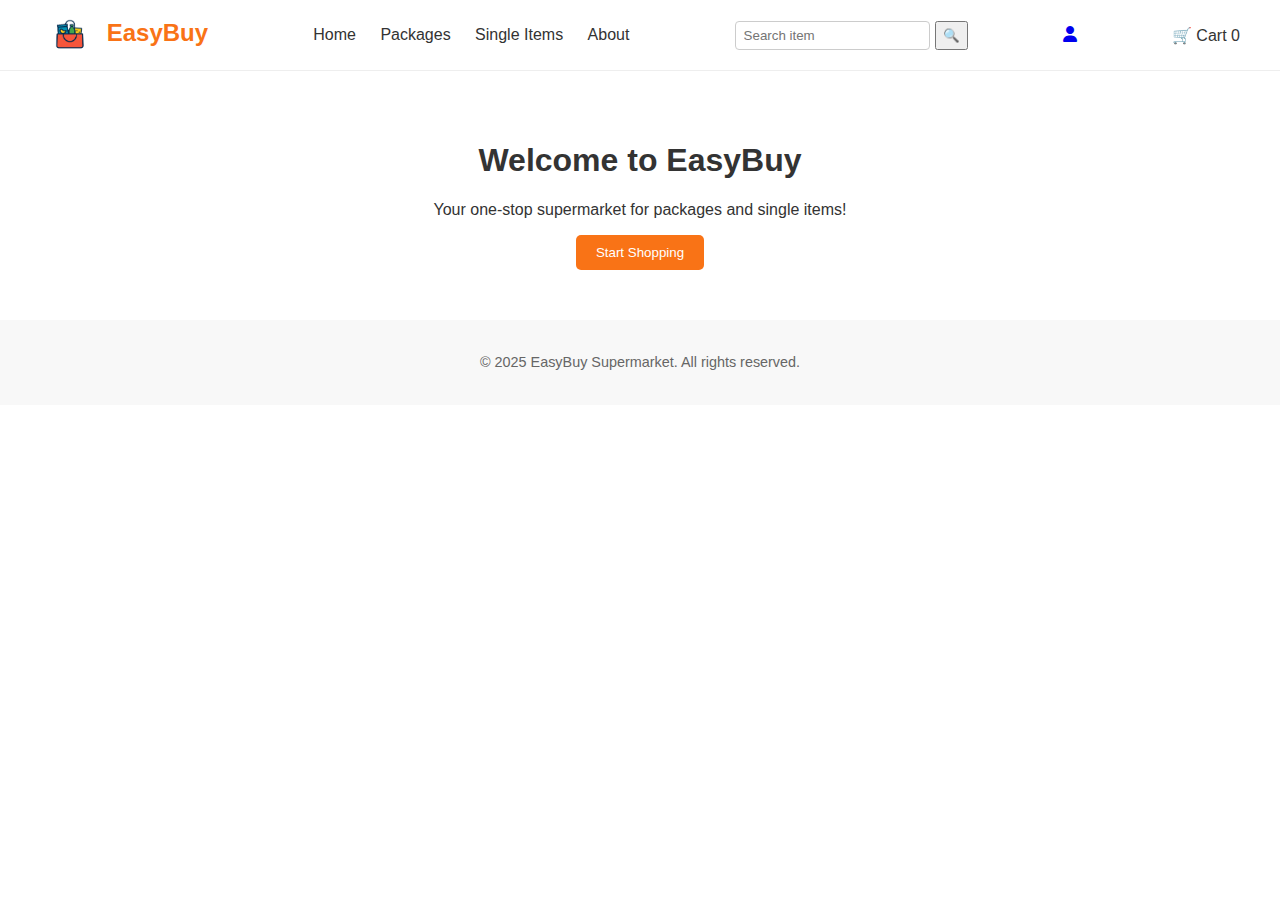
<file: EasyBuy/Frontend/index.html>
<!DOCTYPE html>
<html lang="en">
  <head>
    <meta charset="UTF-8" />
    <meta name="viewport" content="width=device-width, initial-scale=1.0" />
    <title>EasyBuy Supermarket</title>
    <link rel="stylesheet" href="style.css" />

    <!-- Font Awesome for user icon -->
    <link
      rel="stylesheet"
      href="https://cdnjs.cloudflare.com/ajax/libs/font-awesome/6.5.0/css/all.min.css"
    />
  </head>
  <body>
    <header>
      <div class="logo">
        <img
          src="assets/images/EasyBuy.png"
          alt="EasyBuy"
          style="height: 40px; vertical-align: middle"
        />
        <span>EasyBuy</span>
      </div>

      <!-- ✅ Updated Navigation Links -->
      <nav>
        <a href="index.html">Home</a>
        <a href="packages.html">Packages</a>
        <a href="single-items.html">Single Items</a>
        <a href="about.html">About</a>
      </nav>

      <div class="search-bar">
        <input type="text" placeholder="Search item" />
        <button>🔍</button>
      </div>

      <!-- 👤 Account Button -->
      <a href="login.html" class="account-btn">
        <i class="fa fa-user"></i>
      </a>

      <!-- 🛒 Cart Button -->
      <div class="cart-btn">🛒 Cart <span id="cart-count">0</span></div>
    </header>

    <main>
      <section class="welcome">
        <h1>Welcome to EasyBuy</h1>
        <p>Your one-stop supermarket for packages and single items!</p>
        <button class="shop-btn">Start Shopping</button>
      </section>
    </main>

    <footer>
      <p>&copy; 2025 EasyBuy Supermarket. All rights reserved.</p>
    </footer>

    <script src="script.js"></script>
  </body>
</html>
</file>
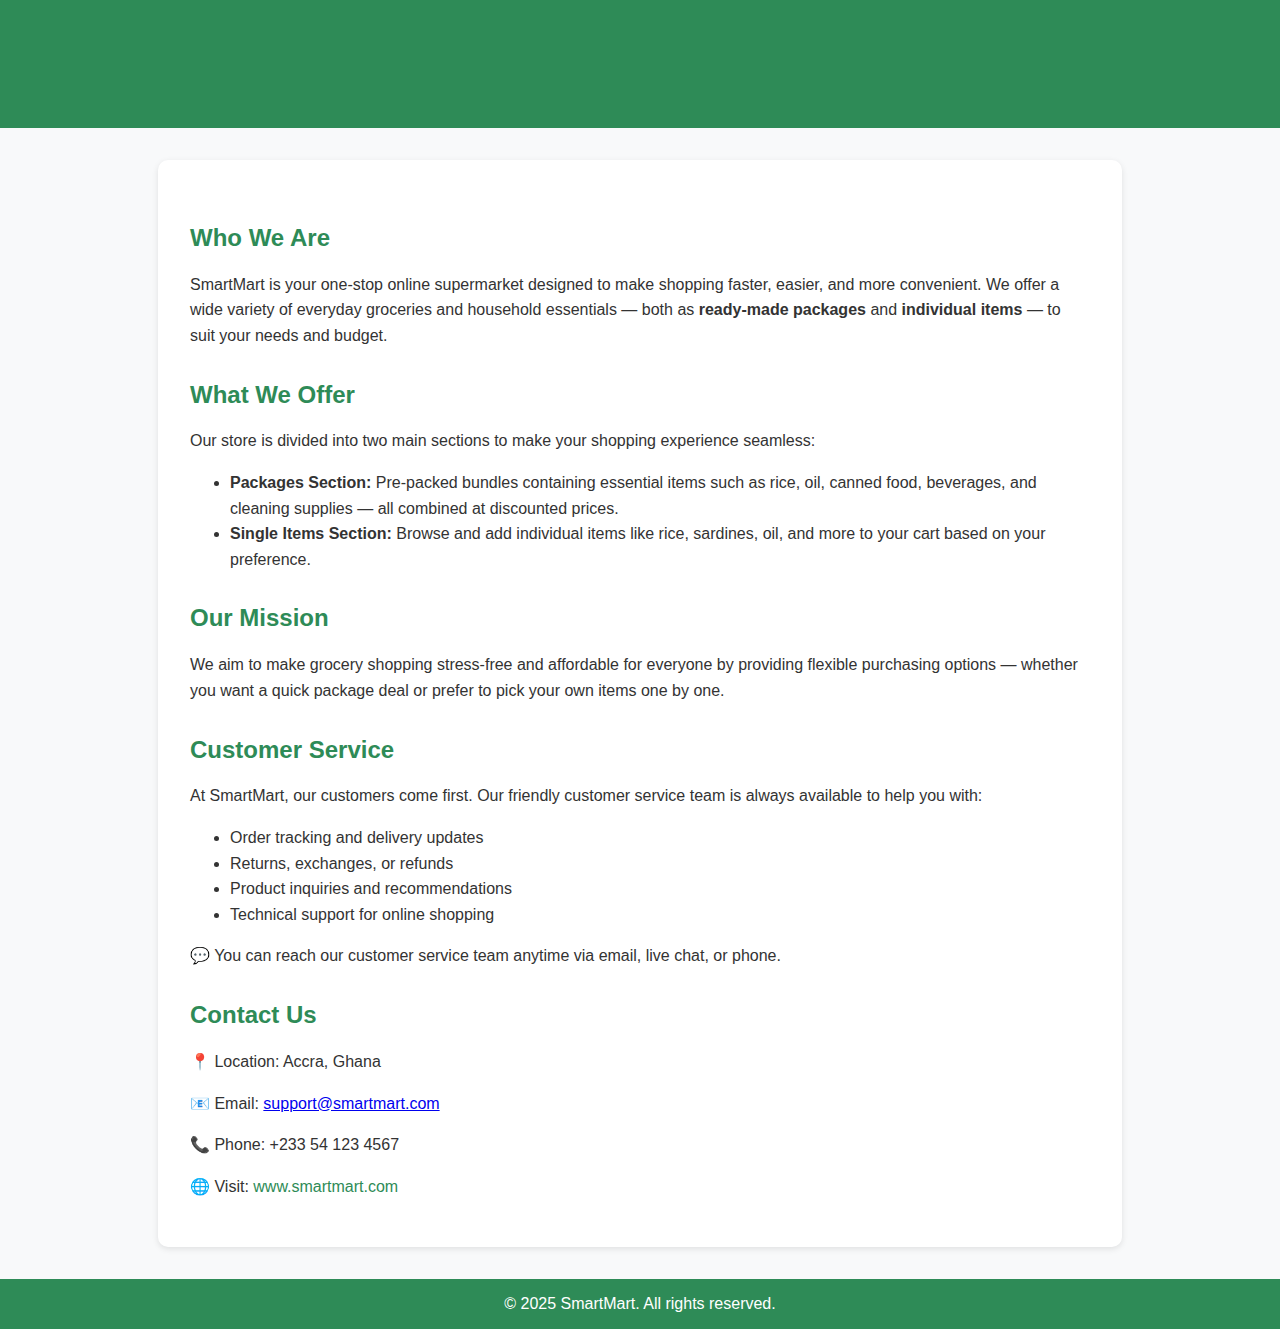
<file: EasyBuy/Frontend/About.html>
<!DOCTYPE html>
<html lang="en">
  <head>
    <meta charset="UTF-8" />
    <meta name="viewport" content="width=device-width, initial-scale=1.0" />
    <title>About - SmartMart</title>
    <style>
      body {
        font-family: "Poppins", sans-serif;
        margin: 0;
        padding: 0;
        background-color: #f8f9fa;
        color: #333;
      }
      header {
        background-color: #2e8b57;
        color: white;
        text-align: center;
        padding: 1.5rem 0;
      }
      main {
        max-width: 900px;
        margin: 2rem auto;
        background: white;
        padding: 2rem;
        border-radius: 10px;
        box-shadow: 0 2px 6px rgba(0, 0, 0, 0.1);
      }
      h1,
      h2 {
        color: #2e8b57;
      }
      p {
        line-height: 1.6;
      }
      ul {
        line-height: 1.6;
      }
      section {
        margin-top: 2rem;
      }
      footer {
        text-align: center;
        background: #2e8b57;
        color: white;
        padding: 1rem;
        margin-top: 2rem;
      }
      .contact-links a {
        color: #2e8b57;
        text-decoration: none;
        font-weight: 500;
      }
      .contact-links a:hover {
        text-decoration: underline;
      }
    </style>
  </head>
  <body>
    <header>
      <h1>About SmartMart</h1>
    </header>

    <main>
      <section>
        <h2>Who We Are</h2>
        <p>
          SmartMart is your one-stop online supermarket designed to make
          shopping faster, easier, and more convenient. We offer a wide variety
          of everyday groceries and household essentials — both as
          <strong>ready-made packages</strong> and
          <strong>individual items</strong> — to suit your needs and budget.
        </p>
      </section>

      <section>
        <h2>What We Offer</h2>
        <p>
          Our store is divided into two main sections to make your shopping
          experience seamless:
        </p>
        <ul>
          <li>
            <strong>Packages Section:</strong> Pre-packed bundles containing
            essential items such as rice, oil, canned food, beverages, and
            cleaning supplies — all combined at discounted prices.
          </li>
          <li>
            <strong>Single Items Section:</strong> Browse and add individual
            items like rice, sardines, oil, and more to your cart based on your
            preference.
          </li>
        </ul>
      </section>

      <section>
        <h2>Our Mission</h2>
        <p>
          We aim to make grocery shopping stress-free and affordable for
          everyone by providing flexible purchasing options — whether you want a
          quick package deal or prefer to pick your own items one by one.
        </p>
      </section>

      <section>
        <h2>Customer Service</h2>
        <p>
          At SmartMart, our customers come first. Our friendly customer service
          team is always available to help you with:
        </p>
        <ul>
          <li>Order tracking and delivery updates</li>
          <li>Returns, exchanges, or refunds</li>
          <li>Product inquiries and recommendations</li>
          <li>Technical support for online shopping</li>
        </ul>
        <p>
          💬 You can reach our customer service team anytime via email, live
          chat, or phone.
        </p>
      </section>

      <section>
        <h2>Contact Us</h2>
        <p>📍 Location: Accra, Ghana</p>
        <p>
          📧 Email:
          <a href="mailto:support@smartmart.com">support@smartmart.com</a>
        </p>
        <p>📞 Phone: +233 54 123 4567</p>
        <p class="contact-links">
          🌐 Visit: <a href="https://www.smartmart.com">www.smartmart.com</a>
        </p>
      </section>
    </main>

    <footer>&copy; 2025 SmartMart. All rights reserved.</footer>
  </body>
</html>
</file>
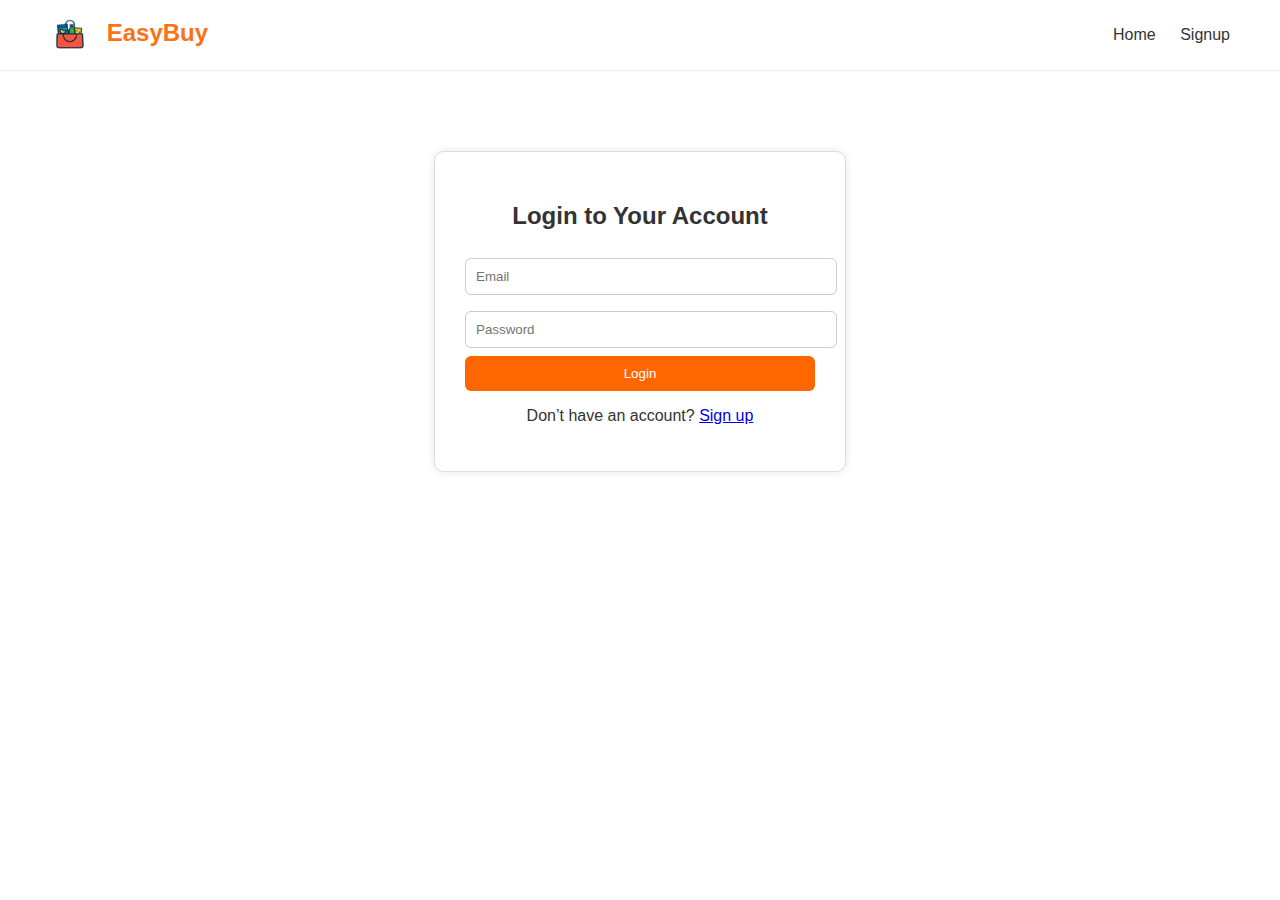
<file: EasyBuy/Frontend/login.html>
<!DOCTYPE html>
<html lang="en">
  <head>
    <meta charset="UTF-8" />
    <meta name="viewport" content="width=device-width, initial-scale=1.0" />
    <title>Login - EasyBuy</title>
    <link rel="stylesheet" href="style.css" />
  </head>
  <body>
    <header>
      <div class="logo">
        <img
          src="assets/images/EasyBuy.png"
          alt="EasyBuy "
          style="height: 40px; vertical-align: middle"
        />
        <span>EasyBuy</span>
      </div>
      <nav>
        <a href="index.html">Home</a>
        <a href="signup.html">Signup</a>
      </nav>
    </header>

    <main class="auth-container">
      <h2>Login to Your Account</h2>
      <form id="loginForm">
        <input type="email" id="loginEmail" placeholder="Email" required />
        <input
          type="password"
          id="loginPassword"
          placeholder="Password"
          required
        />
        <button type="submit">Login</button>
      </form>
      <p>Don’t have an account? <a href="signup.html">Sign up</a></p>
    </main>

    <script src="script.js"></script>
  </body>
</html>
</file>
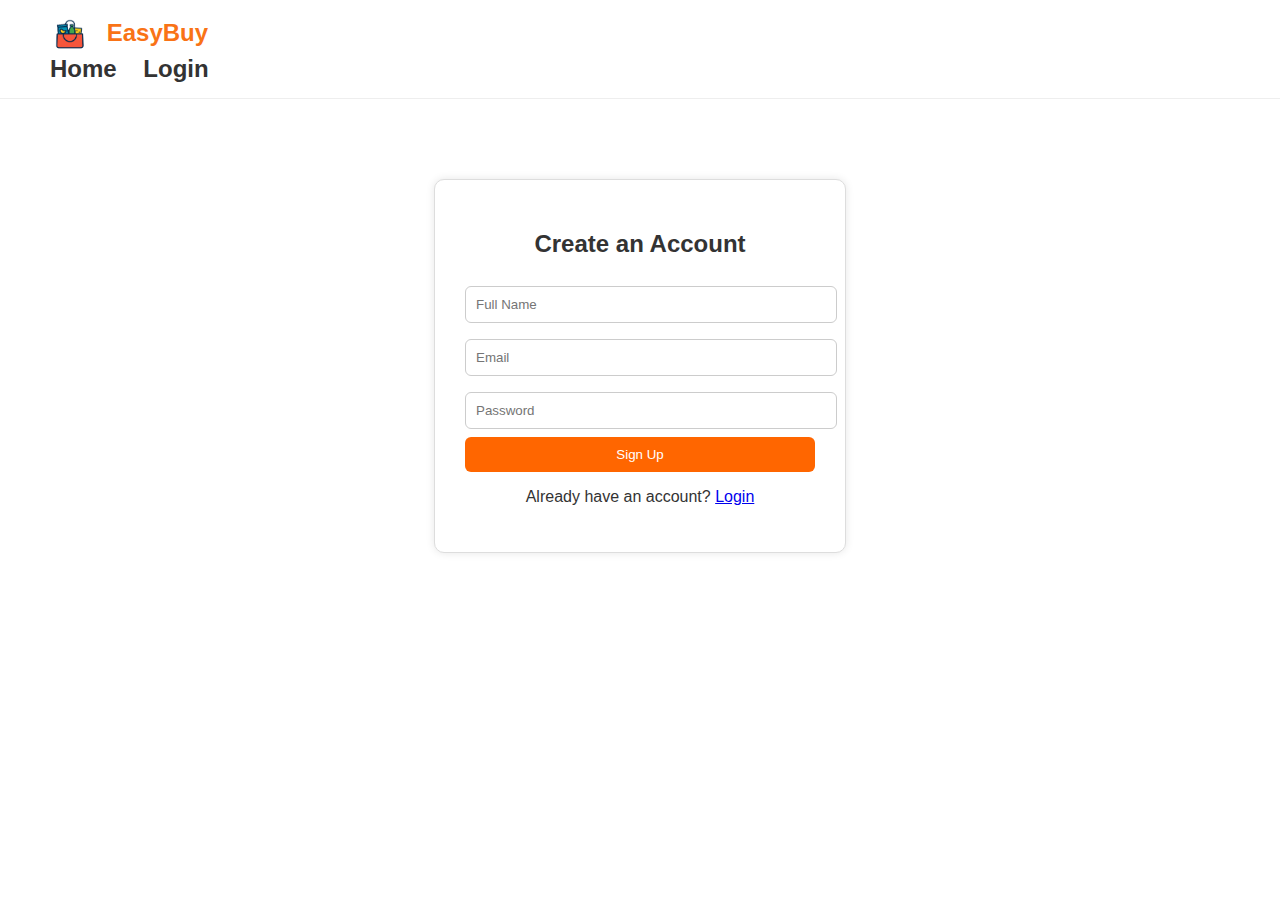
<file: EasyBuy/Frontend/signup.html>
<!DOCTYPE html>
<html lang="en">
  <head>
    <meta charset="UTF-8" />
    <meta name="viewport" content="width=device-width, initial-scale=1.0" />
    <title>Signup - EasyBuy</title>
    <link rel="stylesheet" href="style.css" />
  </head>
  <body>
    <header>
      
      <div class="logo">
  <img src="assets/images/EasyBuy.png" alt="EasyBuy " style="height:40px; vertical-align:middle;">
  <span>EasyBuy</span>
      <nav>
        <a href="index.html">Home</a>
        <a href="login.html">Login</a>
      </nav>
    </header>

    <main class="auth-container">
      <h2>Create an Account</h2>
      <form id="signupForm">
        <input type="text" id="name" placeholder="Full Name" required />
        <input type="email" id="email" placeholder="Email" required />
        <input type="password" id="password" placeholder="Password" required />
        <button type="submit">Sign Up</button>
      </form>
      <p>Already have an account? <a href="login.html">Login</a></p>
    </main>

    <script src="script.js"></script>
  </body>
</html>
</file>
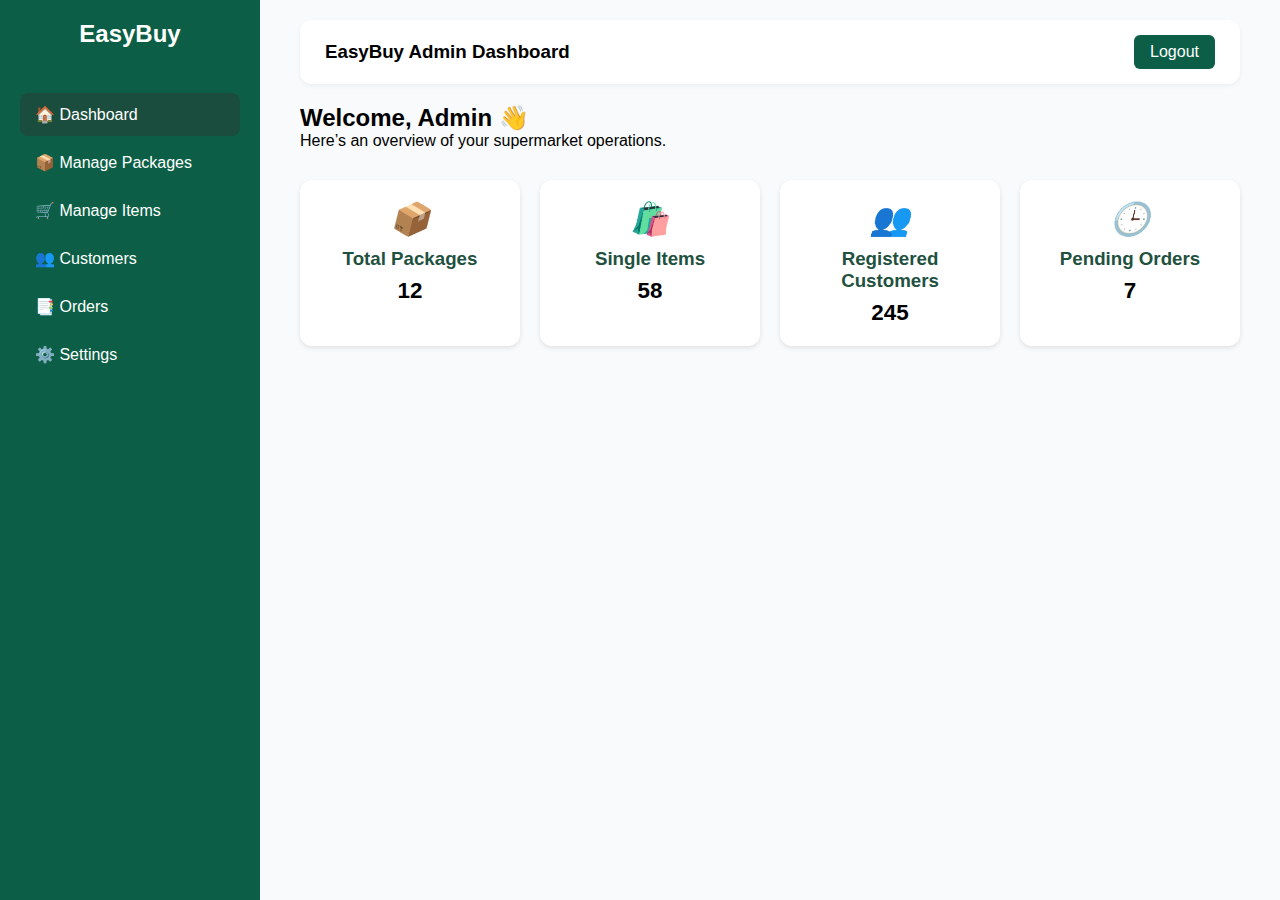
<file: EasyBuy/Frontend/Admin/admin-dashboard.html>
<!DOCTYPE html>
<html lang="en">
  <head>
    <meta charset="UTF-8" />
    <meta name="viewport" content="width=device-width, initial-scale=1.0" />
    <title>EasyBuy Admin Dashboard</title>
    <link rel="stylesheet" href="admin-dashboard.css" />
    <style>
      body {
        margin: 0;
        font-family: "Poppins", sans-serif;
        background: #f8fafa;
      }

      .dashboard-container {
        display: flex;
        height: 100vh;
      }

      .sidebar {
        width: 260px;
        background-color: #0c5f46;
        color: white;
        padding: 20px;
      }

      .sidebar h2 {
        text-align: center;
        margin-bottom: 30px;
      }

      .sidebar ul {
        list-style: none;
        padding: 0;
      }

      .sidebar ul li {
        padding: 12px 15px;
        margin: 5px 0;
        display: flex;
        align-items: center;
        gap: 10px;
        color: #fff;
        cursor: pointer;
        border-radius: 8px;
        transition: background 0.3s ease;
      }

      .sidebar ul li:hover,
      .sidebar ul li.active {
        background: #1b4d3e;
      }

      .main-content {
        flex: 1;
        padding: 20px 40px;
        overflow-y: auto;
      }

      .topbar {
        display: flex;
        justify-content: space-between;
        align-items: center;
        margin-bottom: 20px;
      }

      .logout-btn {
        background: #0c5f46;
        color: white;
        padding: 8px 16px;
        border-radius: 6px;
        text-decoration: none;
        transition: 0.3s;
        cursor: pointer;
      }

      .logout-btn:hover {
        background: #094c37;
      }

      .card {
        background: white;
        padding: 20px;
        border-radius: 12px;
        box-shadow: 0 2px 5px rgba(0, 0, 0, 0.1);
        text-align: center;
        width: 220px;
      }

      .stats-section {
        display: flex;
        gap: 20px;
        flex-wrap: wrap;
      }

      /* Hide all sections initially */
      .page-section {
        display: none;
      }

      /* Show active section */
      .page-section.active {
        display: block;
      }

      /* Search Bar */
      .search-bar {
        margin: 20px 0;
      }

      .search-bar input {
        width: 300px;
        padding: 10px;
        border-radius: 8px;
        border: 1px solid #ccc;
        outline: none;
      }
    </style>
  </head>

  <body>
    <div class="dashboard-container">
      <!-- Sidebar -->
      <aside class="sidebar">
        <h2 class="logo">EasyBuy</h2>
        <ul>
          <li class="active" data-page="dashboard">🏠 Dashboard</li>
          <li data-page="packages">📦 Manage Packages</li>
          <li data-page="items">🛒 Manage Items</li>
          <li data-page="customers">👥 Customers</li>
          <li data-page="orders">📑 Orders</li>
          <li data-page="settings">⚙️ Settings</li>
        </ul>
      </aside>

      <!-- Main Content -->
      <main class="main-content">
        <header class="topbar">
          <h3>EasyBuy Admin Dashboard</h3>
          <a href="#" class="logout-btn" id="logoutBtn">Logout</a>
        </header>

        <!-- Dashboard Section -->
        <section id="dashboard" class="page-section active">
          <h2>Welcome, Admin 👋</h2>
          <p>Here’s an overview of your supermarket operations.</p>
          <div class="stats-section">
            <div class="card">
              <i>📦</i>
              <h3>Total Packages</h3>
              <p>12</p>
            </div>
            <div class="card">
              <i>🛍️</i>
              <h3>Single Items</h3>
              <p>58</p>
            </div>
            <div class="card">
              <i>👥</i>
              <h3>Registered Customers</h3>
              <p>245</p>
            </div>
            <div class="card">
              <i>🕒</i>
              <h3>Pending Orders</h3>
              <p>7</p>
            </div>
          </div>
        </section>

        <!-- Manage Packages Section -->
        <section id="packages" class="page-section">
          <h2>📦 Manage Packages</h2>
          <div class="search-bar">
            <input type="text" placeholder="Search packages..." />
          </div>
          <p>List of packages will appear here...</p>
        </section>

        <!-- Manage Items Section -->
        <section id="items" class="page-section">
          <h2>🛒 Manage Items</h2>
          <div class="search-bar">
            <input type="text" placeholder="Search items..." />
          </div>
          <p>List of items will appear here...</p>
        </section>

        <!-- Customers Section -->
        <section id="customers" class="page-section">
          <h2>👥 Customers</h2>
          <div class="search-bar">
            <input type="text" placeholder="Search customers..." />
          </div>
          <p>Customers table will appear here...</p>
        </section>

        <!-- Orders Section -->
        <section id="orders" class="page-section">
          <h2>📑 Orders</h2>
          <div class="search-bar">
            <input type="text" placeholder="Search orders..." />
          </div>
          <p>Orders list will appear here...</p>
        </section>

        <!-- Settings Section -->
        <section id="settings" class="page-section">
          <h2>⚙️ Settings</h2>
          <p>Settings options will appear here...</p>
        </section>
      </main>
    </div>

    <script>
      // Handle sidebar page switching
      const menuItems = document.querySelectorAll(".sidebar ul li");
      const sections = document.querySelectorAll(".page-section");

      menuItems.forEach((item) => {
        item.addEventListener("click", () => {
          menuItems.forEach((i) => i.classList.remove("active"));
          sections.forEach((sec) => sec.classList.remove("active"));

          item.classList.add("active");
          const target = item.getAttribute("data-page");
          document.getElementById(target).classList.add("active");
        });
      });

      // ✅ Handle Logout button
      const logoutBtn = document.getElementById("logoutBtn");
      logoutBtn.addEventListener("click", function (e) {
        e.preventDefault();
        // Clear any stored admin session
        try {
          localStorage.removeItem("easybuy_admin_token");
          sessionStorage.removeItem("easybuy_admin_token");
        } catch (err) {
          console.warn("Storage clear failed:", err);
        }
        // Redirect to admin login page
        window.location.href = "admin-login.html";
      });
    </script>
  </body>
</html>
</file>
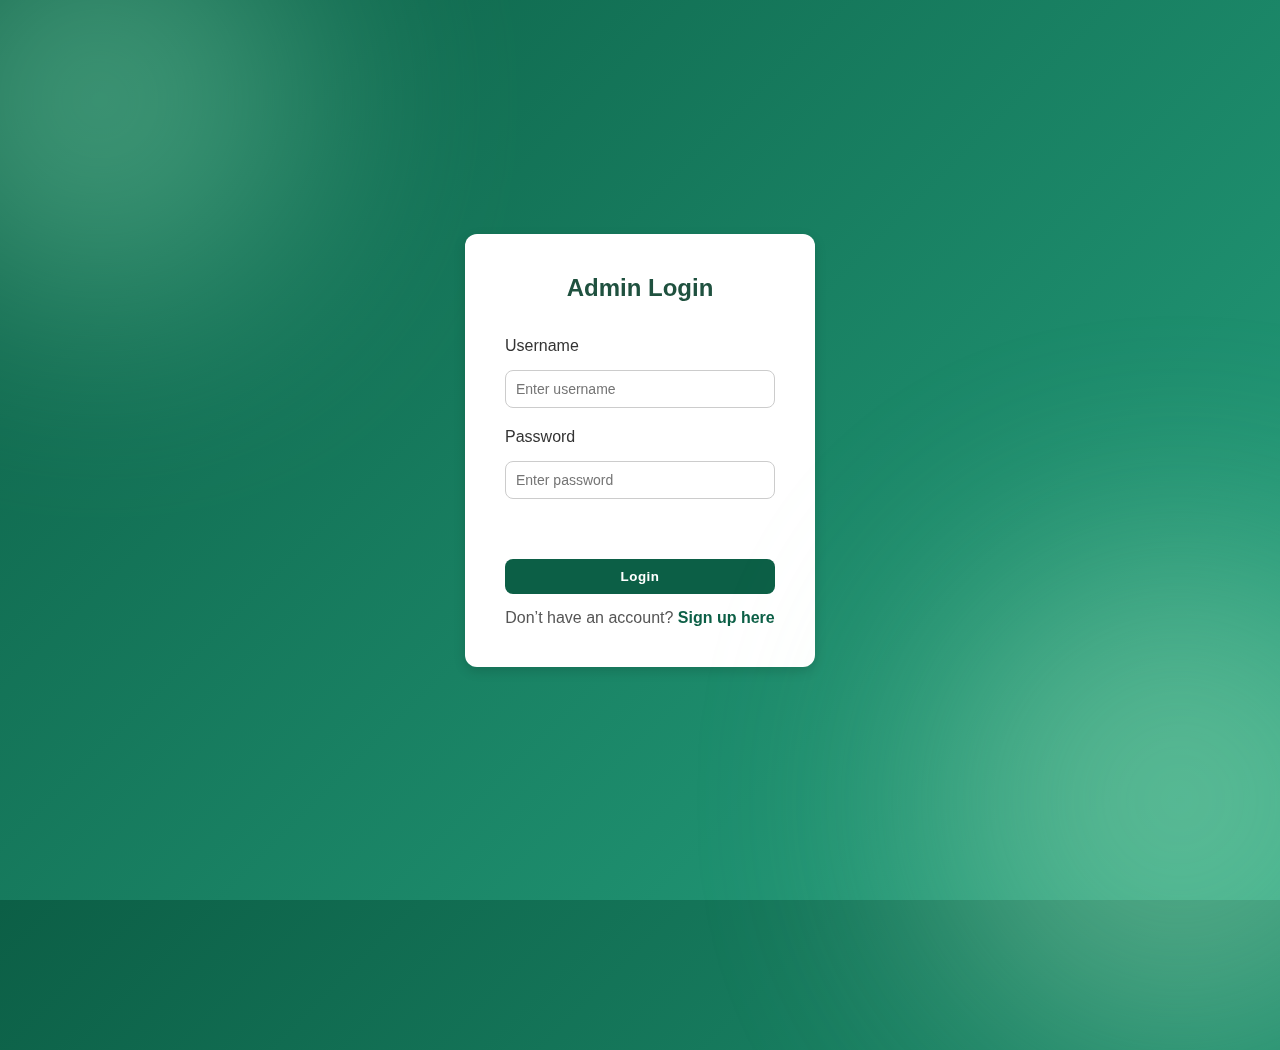
<file: EasyBuy/Frontend/Admin/admin-login.html>
<!DOCTYPE html>
<html lang="en">
  <head>
    <meta charset="UTF-8" />
    <meta name="viewport" content="width=device-width, initial-scale=1.0" />
    <title>Admin Login | EasyBuy</title>
    <link rel="stylesheet" href="admin-auth.css" />
    <style>
      body {
        font-family: "Poppins", sans-serif;
        background: linear-gradient(135deg, #0c5f46, #25a17e);
        display: flex;
        justify-content: center;
        align-items: center;
        height: 100vh;
        margin: 0;
      }

      .auth-card {
        background: #fff;
        padding: 40px;
        border-radius: 12px;
        box-shadow: 0 4px 12px rgba(0, 0, 0, 0.15);
        width: 350px;
        text-align: center;
      }

      h2 {
        margin-bottom: 20px;
        color: #0c5f46;
      }

      form {
        display: flex;
        flex-direction: column;
        gap: 10px;
      }

      label {
        text-align: left;
        font-weight: 500;
      }

      input {
        padding: 10px;
        border-radius: 8px;
        border: 1px solid #ccc;
        outline: none;
      }

      button {
        background: #0c5f46;
        color: white;
        border: none;
        padding: 10px;
        border-radius: 8px;
        cursor: pointer;
        font-weight: 600;
        transition: background 0.3s;
      }

      button:hover {
        background: #094c37;
      }

      p {
        margin-top: 15px;
      }

      a {
        color: #0c5f46;
        text-decoration: none;
        font-weight: 600;
      }

      a:hover {
        text-decoration: underline;
      }

      .error {
        color: red;
        font-size: 0.9em;
      }
    </style>
  </head>

  <body>
    <div class="auth-card">
      <h2>Admin Login</h2>

      <form id="loginForm">
        <label>Username</label>
        <input
          type="text"
          id="username"
          placeholder="Enter username"
          required
        />

        <label>Password</label>
        <input
          type="password"
          id="password"
          placeholder="Enter password"
          required
        />

        <p class="error" id="errorMsg"></p>

        <button type="submit">Login</button>
      </form>

      <p>Don’t have an account? <a href="admin-signup.html">Sign up here</a></p>
    </div>

    <script>
      const loginForm = document.getElementById("loginForm");
      const errorMsg = document.getElementById("errorMsg");

      loginForm.addEventListener("submit", (e) => {
        e.preventDefault();

        const username = document.getElementById("username").value.trim();
        const password = document.getElementById("password").value.trim();

        // Retrieve admin data from localStorage
        const adminData = JSON.parse(localStorage.getItem("adminData"));

        if (!adminData) {
          errorMsg.textContent =
            "No admin account found. Please sign up first.";
          return;
        }

        if (
          username === adminData.username &&
          password === adminData.password
        ) {
          alert("Login successful!");

          // Save session info
          localStorage.setItem("isAdminLoggedIn", "true");
          localStorage.setItem("activeAdmin", adminData.username);

          // Redirect to dashboard
          window.location.href = "admin-dashboard.html";
        } else {
          errorMsg.textContent = "Invalid username or password!";
        }
      });
    </script>
  </body>
</html>
</file>
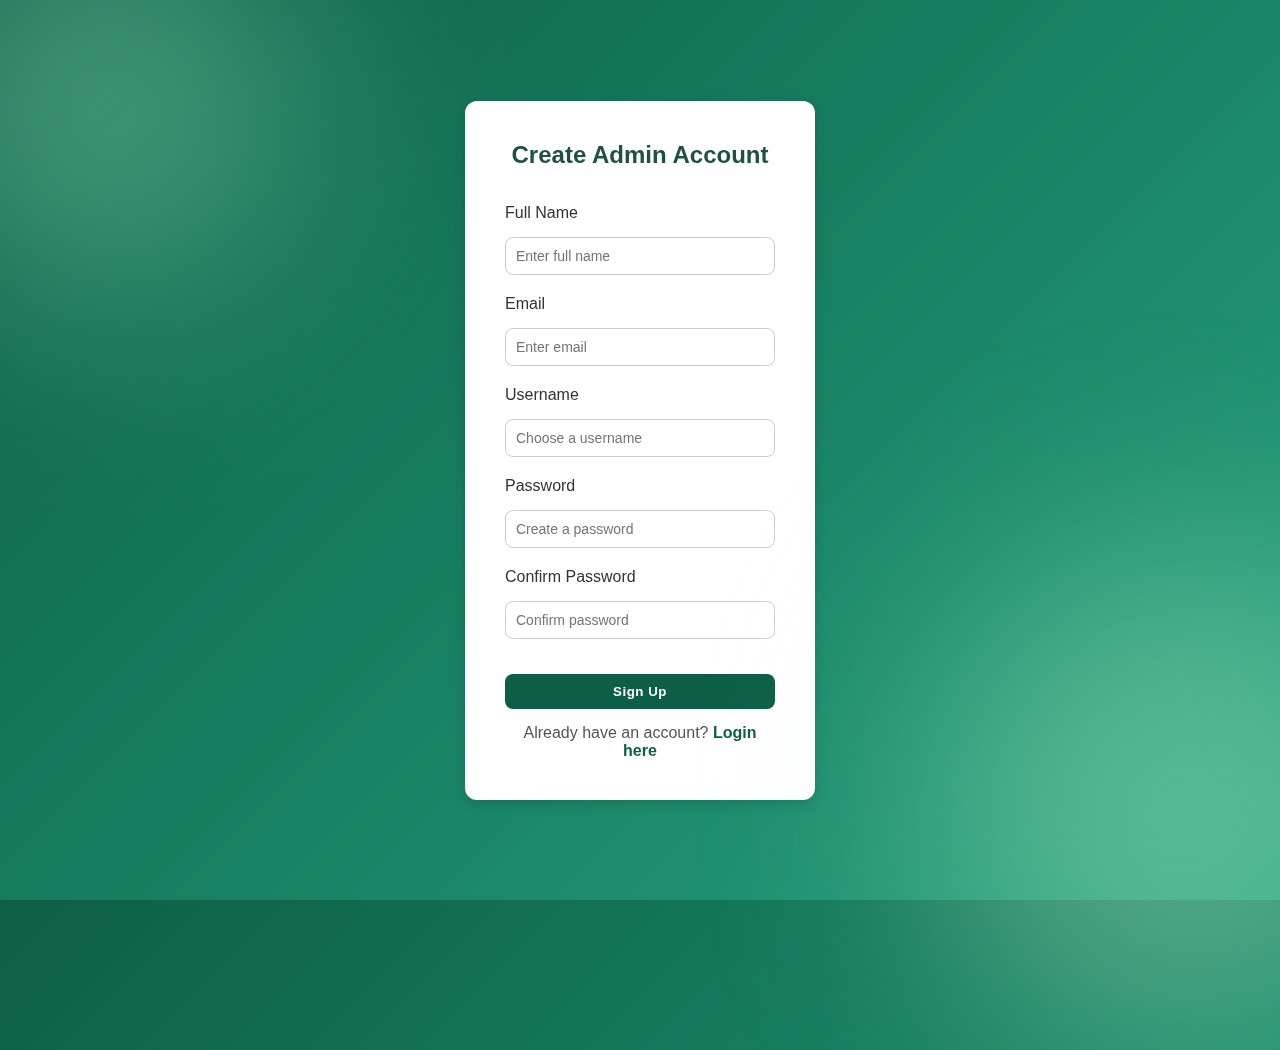
<file: EasyBuy/Frontend/Admin/admin-signup.html>
<!DOCTYPE html>
<html lang="en">
  <head>
    <meta charset="UTF-8" />
    <meta name="viewport" content="width=device-width, initial-scale=1.0" />
    <title>Admin Sign Up | EasyBuy</title>
    <link rel="stylesheet" href="admin-auth.css" />
    <style>
      body {
        font-family: "Poppins", sans-serif;
        background: linear-gradient(135deg, #0c5f46, #25a17e);
        display: flex;
        justify-content: center;
        align-items: center;
        height: 100vh;
        margin: 0;
      }

      .auth-card {
        background: #fff;
        padding: 40px;
        border-radius: 12px;
        box-shadow: 0 4px 12px rgba(0, 0, 0, 0.15);
        width: 350px;
        text-align: center;
      }

      h2 {
        margin-bottom: 20px;
        color: #0c5f46;
      }

      form {
        display: flex;
        flex-direction: column;
        gap: 10px;
      }

      label {
        text-align: left;
        font-weight: 500;
      }

      input {
        padding: 10px;
        border-radius: 8px;
        border: 1px solid #ccc;
        outline: none;
      }

      button {
        background: #0c5f46;
        color: white;
        border: none;
        padding: 10px;
        border-radius: 8px;
        cursor: pointer;
        font-weight: 600;
        transition: background 0.3s;
      }

      button:hover {
        background: #094c37;
      }

      p {
        margin-top: 15px;
      }

      a {
        color: #0c5f46;
        text-decoration: none;
        font-weight: 600;
      }

      a:hover {
        text-decoration: underline;
      }
    </style>
  </head>

  <body>
    <div class="auth-card">
      <h2>Create Admin Account</h2>

      <form id="signupForm">
        <label>Full Name</label>
        <input
          type="text"
          id="fullname"
          placeholder="Enter full name"
          required
        />

        <label>Email</label>
        <input type="email" id="email" placeholder="Enter email" required />

        <label>Username</label>
        <input
          type="text"
          id="username"
          placeholder="Choose a username"
          required
        />

        <label>Password</label>
        <input
          type="password"
          id="password"
          placeholder="Create a password"
          required
        />

        <label>Confirm Password</label>
        <input
          type="password"
          id="confirm"
          placeholder="Confirm password"
          required
        />

        <button type="submit">Sign Up</button>
      </form>

      <p>Already have an account? <a href="admin-login.html">Login here</a></p>
    </div>

    <script>
      const signupForm = document.getElementById("signupForm");

      signupForm.addEventListener("submit", (e) => {
        e.preventDefault();

        const fullname = document.getElementById("fullname").value.trim();
        const email = document.getElementById("email").value.trim();
        const username = document.getElementById("username").value.trim();
        const password = document.getElementById("password").value;
        const confirm = document.getElementById("confirm").value;

        if (password !== confirm) {
          alert("Passwords do not match!");
          return;
        }

        // Save admin data in localStorage
        const adminData = { fullname, email, username, password };
        localStorage.setItem("adminData", JSON.stringify(adminData));

        alert("Sign up successful! Redirecting to login...");
        window.location.href = "admin-login.html";
      });
    </script>
  </body>
</html>
</file>
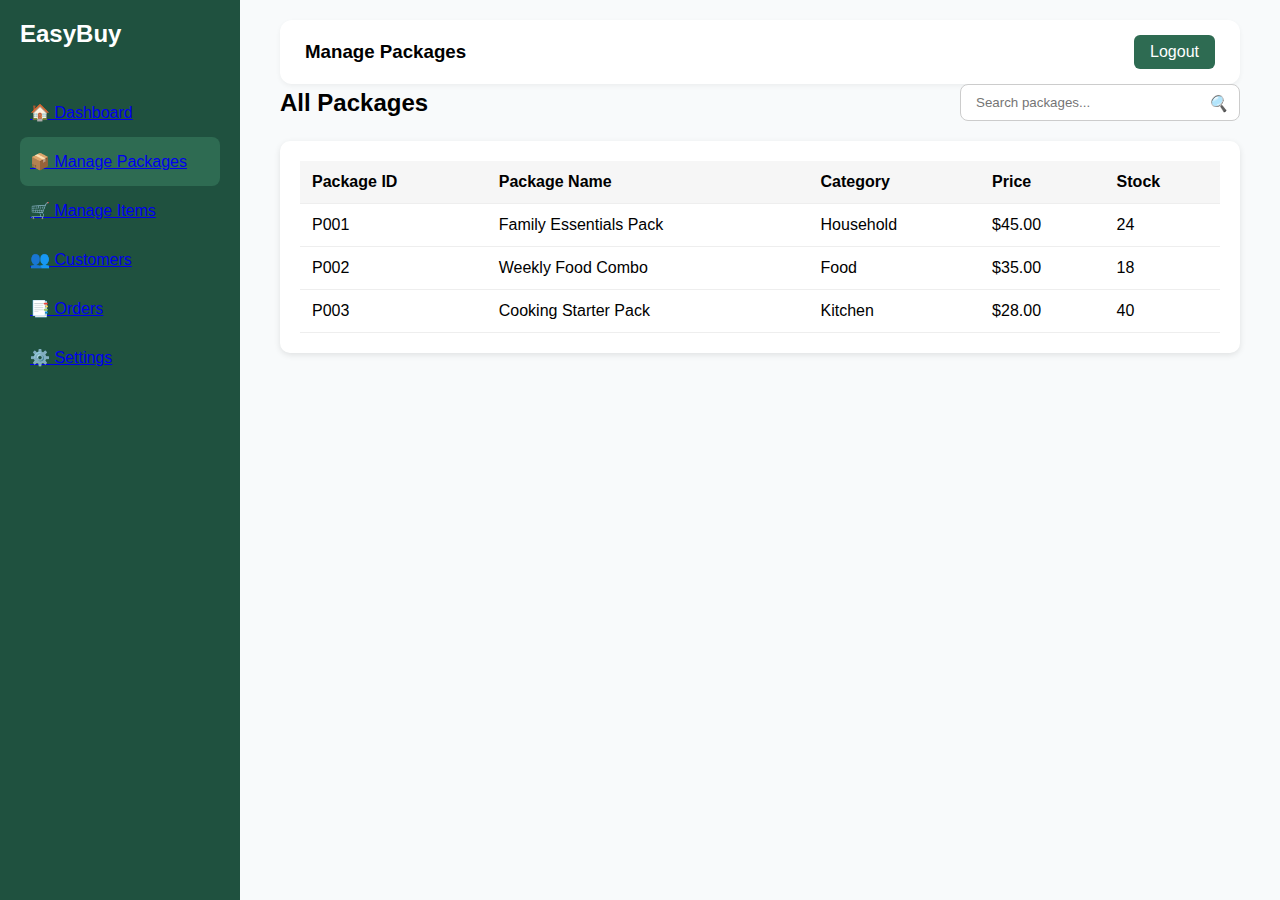
<file: EasyBuy/Frontend/Admin/customers.html>
<!DOCTYPE html>
<html lang="en">
  <head>
    <meta charset="UTF-8" />
    <meta name="viewport" content="width=device-width, initial-scale=1.0" />
    <title>Manage Packages | EasyBuy</title>
    <link rel="stylesheet" href="admin-dashboard.css" />
    <style>
      .page-header {
        display: flex;
        justify-content: space-between;
        align-items: center;
        margin-bottom: 20px;
      }

      .search-bar {
        position: relative;
        width: 280px;
      }

      .search-bar input {
        width: 100%;
        padding: 10px 40px 10px 15px;
        border-radius: 8px;
        border: 1px solid #ccc;
        outline: none;
        transition: 0.2s;
      }

      .search-bar input:focus {
        border-color: #004d40;
        box-shadow: 0 0 4px rgba(0, 77, 64, 0.3);
      }

      .search-bar i {
        position: absolute;
        right: 12px;
        top: 50%;
        transform: translateY(-50%);
        color: #666;
      }

      .table-container {
        background: #fff;
        border-radius: 10px;
        box-shadow: 0 2px 6px rgba(0, 0, 0, 0.1);
        padding: 20px;
      }

      table {
        width: 100%;
        border-collapse: collapse;
      }

      th,
      td {
        padding: 12px;
        border-bottom: 1px solid #eee;
        text-align: left;
      }

      th {
        background-color: #f6f6f6;
      }
    </style>
  </head>

  <body>
    <div class="dashboard-container">
      <!-- Sidebar -->
      <aside class="sidebar">
        <h2 class="logo">EasyBuy</h2>
        <ul>
          <li><a href="admin-dashboard.html">🏠 Dashboard</a></li>
          <li class="active">
            <a href="manage-packages.html">📦 Manage Packages</a>
          </li>
          <li><a href="manage-items.html">🛒 Manage Items</a></li>
          <li><a href="customers.html">👥 Customers</a></li>
          <li><a href="orders.html">📑 Orders</a></li>
          <li><a href="settings.html">⚙️ Settings</a></li>
        </ul>
      </aside>

      <!-- Main Content -->
      <main class="main-content">
        <header class="topbar">
          <h3>Manage Packages</h3>
          <a href="admin-login.html" class="logout-btn">Logout</a>
        </header>

        <div class="page-header">
          <h2>All Packages</h2>
          <div class="search-bar">
            <input
              type="text"
              id="searchInput"
              placeholder="Search packages..."
            />
            <i>🔍</i>
          </div>
        </div>

        <div class="table-container">
          <table id="packageTable">
            <thead>
              <tr>
                <th>Package ID</th>
                <th>Package Name</th>
                <th>Category</th>
                <th>Price</th>
                <th>Stock</th>
              </tr>
            </thead>
            <tbody>
              <tr>
                <td>P001</td>
                <td>Family Essentials Pack</td>
                <td>Household</td>
                <td>$45.00</td>
                <td>24</td>
              </tr>
              <tr>
                <td>P002</td>
                <td>Weekly Food Combo</td>
                <td>Food</td>
                <td>$35.00</td>
                <td>18</td>
              </tr>
              <tr>
                <td>P003</td>
                <td>Cooking Starter Pack</td>
                <td>Kitchen</td>
                <td>$28.00</td>
                <td>40</td>
              </tr>
            </tbody>
          </table>
        </div>
      </main>
    </div>

    <script>
      // Simple search filter
      const searchInput = document.getElementById("searchInput");
      const tableRows = document.querySelectorAll("#packageTable tbody tr");

      searchInput.addEventListener("input", function () {
        const term = this.value.toLowerCase();
        tableRows.forEach((row) => {
          row.style.display = row.innerText.toLowerCase().includes(term)
            ? ""
            : "none";
        });
      });
    </script>
  </body>
</html>
</file>
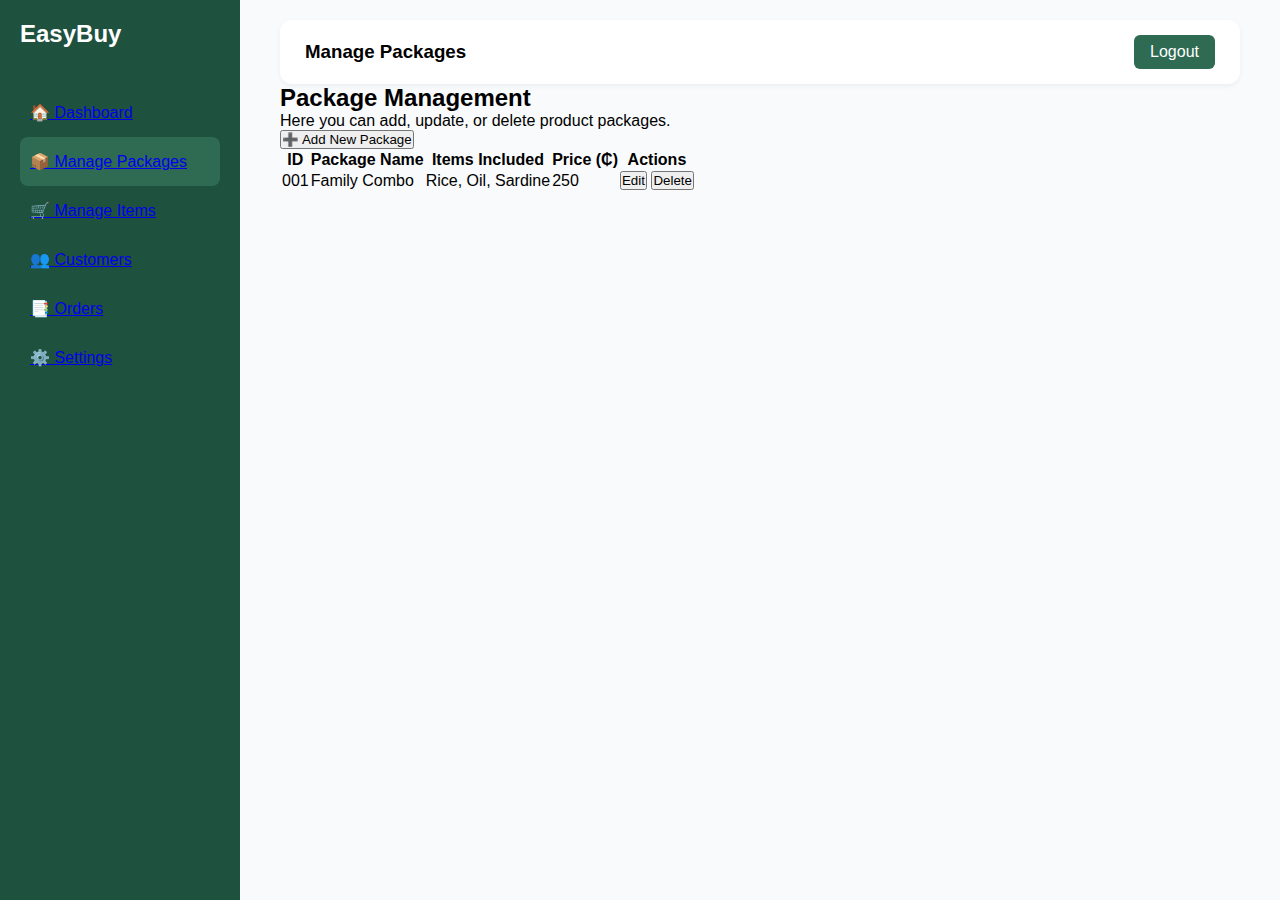
<file: EasyBuy/Frontend/Admin/manage-packages.html>
<!DOCTYPE html>
<html lang="en">
  <head>
    <meta charset="UTF-8" />
    <meta name="viewport" content="width=device-width, initial-scale=1.0" />
    <title>Manage Packages | EasyBuy Admin</title>
    <link rel="stylesheet" href="admin-dashboard.css" />
  </head>
  <body>
    <div class="dashboard-container">
      <!-- Sidebar -->
      <aside class="sidebar">
        <h2 class="logo">EasyBuy</h2>
        <ul>
          <li><a href="admin-dashboard.html">🏠 Dashboard</a></li>
          <li class="active">
            <a href="manage-packages.html">📦 Manage Packages</a>
          </li>
          <li><a href="manage-items.html">🛒 Manage Items</a></li>
          <li><a href="customers.html">👥 Customers</a></li>
          <li><a href="orders.html">📑 Orders</a></li>
          <li><a href="settings.html">⚙️ Settings</a></li>
        </ul>
      </aside>

      <!-- Main Content -->
      <main class="main-content">
        <header class="topbar">
          <h3>Manage Packages</h3>
          <a href="admin-login.html" class="logout-btn">Logout</a>
        </header>

        <section class="content-section">
          <h2>Package Management</h2>
          <p>Here you can add, update, or delete product packages.</p>

          <button class="add-btn">➕ Add New Package</button>

          <table class="data-table">
            <thead>
              <tr>
                <th>ID</th>
                <th>Package Name</th>
                <th>Items Included</th>
                <th>Price (₵)</th>
                <th>Actions</th>
              </tr>
            </thead>
            <tbody>
              <tr>
                <td>001</td>
                <td>Family Combo</td>
                <td>Rice, Oil, Sardine</td>
                <td>250</td>
                <td><button>Edit</button> <button>Delete</button></td>
              </tr>
            </tbody>
          </table>
        </section>
      </main>
    </div>
  </body>
</html>
</file>
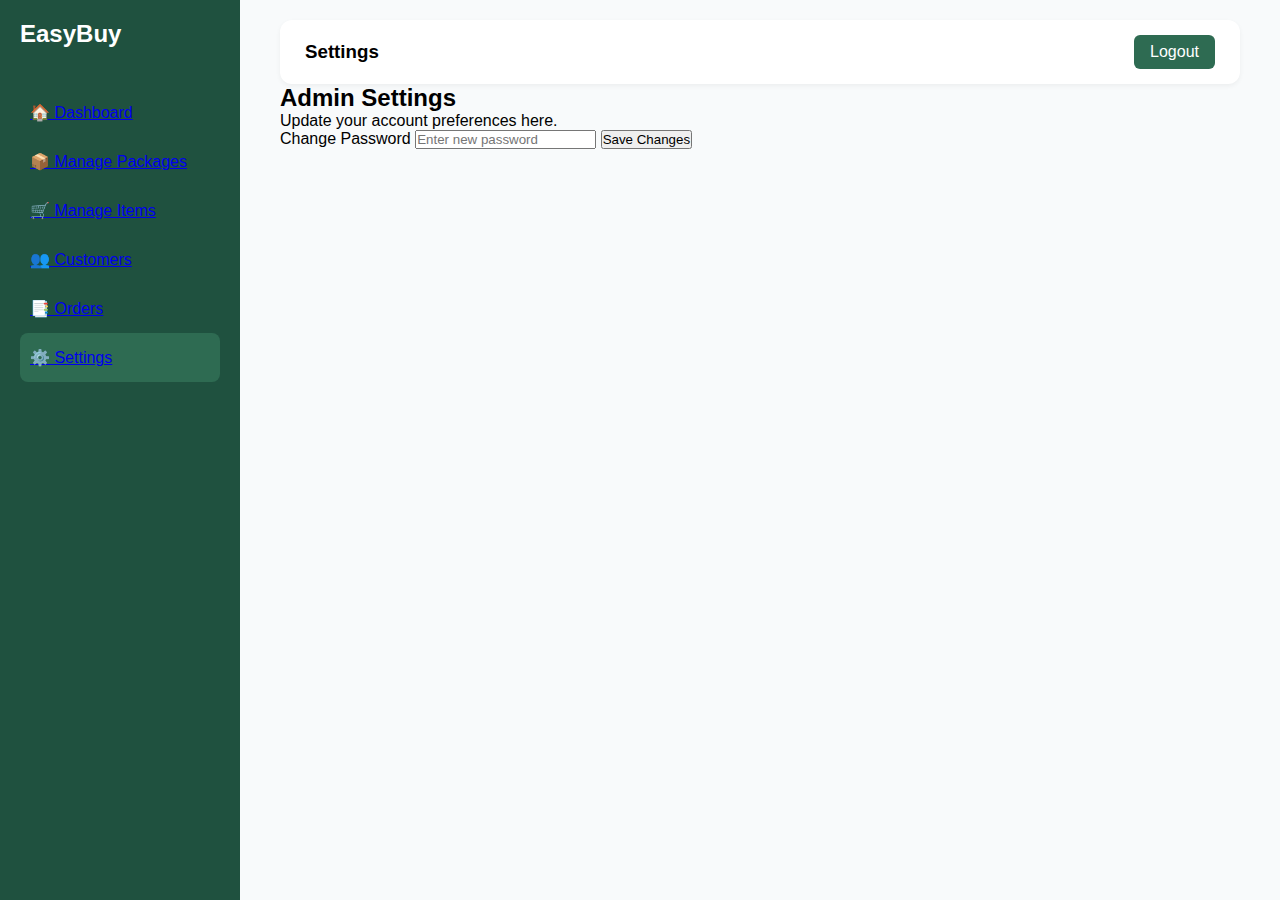
<file: EasyBuy/Frontend/Admin/settings.html>
<!DOCTYPE html>
<html lang="en">
  <head>
    <meta charset="UTF-8" />
    <meta name="viewport" content="width=device-width, initial-scale=1.0" />
    <title>Settings | EasyBuy Admin</title>
    <link rel="stylesheet" href="admin-dashboard.css" />
  </head>
  <body>
    <div class="dashboard-container">
      <aside class="sidebar">
        <h2 class="logo">EasyBuy</h2>
        <ul>
          <li><a href="admin-dashboard.html">🏠 Dashboard</a></li>
          <li><a href="manage-packages.html">📦 Manage Packages</a></li>
          <li><a href="manage-items.html">🛒 Manage Items</a></li>
          <li><a href="customers.html">👥 Customers</a></li>
          <li><a href="orders.html">📑 Orders</a></li>
          <li class="active"><a href="settings.html">⚙️ Settings</a></li>
        </ul>
      </aside>

      <main class="main-content">
        <header class="topbar">
          <h3>Settings</h3>
          <a href="admin-login.html" class="logout-btn">Logout</a>
        </header>

        <section class="content-section">
          <h2>Admin Settings</h2>
          <p>Update your account preferences here.</p>

          <form class="settings-form">
            <label>Change Password</label>
            <input type="password" placeholder="Enter new password" />
            <button>Save Changes</button>
          </form>
        </section>
      </main>
    </div>
  </body>
</html>
</file>
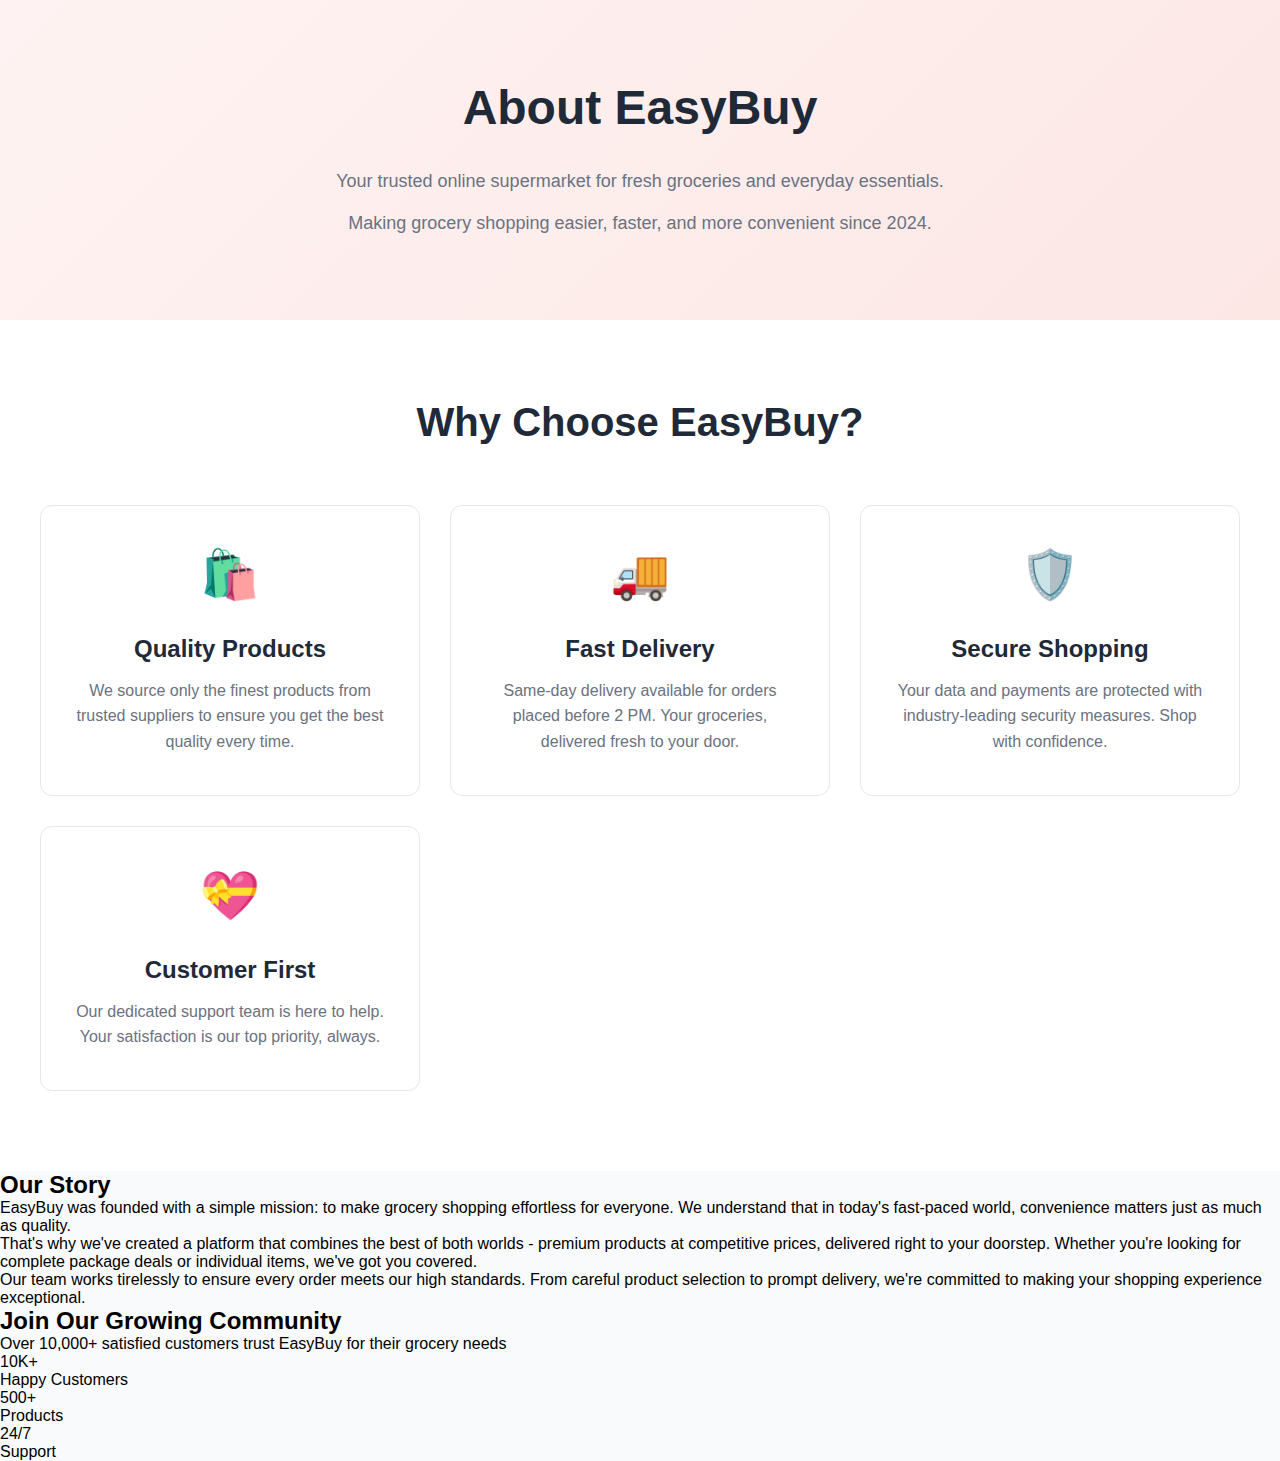
<file: EasyBuy-main/EasyBuy-main/EasyBuy/Frontend/About.html>
<!DOCTYPE html>
<html lang="en">
  <head>
    <meta charset="UTF-8" />
    <meta name="viewport" content="width=device-width, initial-scale=1.0" />
    <title>About - EasyBuy</title>
    <style>
      * {
        margin: 0;
        padding: 0;
        box-sizing: border-box;
      }

      body {
        font-family: -apple-system, BlinkMacSystemFont, "Segoe UI", Roboto,
          sans-serif;
        background-color: #f9fafb;
      }

      /* Hero Section */
      .hero-section {
        background: linear-gradient(135deg, #fef3f2 0%, #fce7e5 100%);
        padding: 80px 20px;
        text-align: center;
      }

      .hero-section h1 {
        color: #1f2937;
        font-size: 3rem;
        font-weight: 800;
        margin-bottom: 30px;
      }

      .hero-section p {
        color: #6b7280;
        font-size: 1.125rem;
        line-height: 1.8;
        max-width: 800px;
        margin: 0 auto;
      }

      .hero-section p:last-child {
        margin-top: 10px;
      }

      /* Features Section */
      .features-section {
        padding: 80px 20px;
        background-color: white;
      }

      .features-section h2 {
        text-align: center;
        color: #1f2937;
        font-size: 2.5rem;
        font-weight: 700;
        margin-bottom: 60px;
      }

      .features-grid {
        display: grid;
        grid-template-columns: repeat(auto-fit, minmax(280px, 1fr));
        gap: 30px;
        max-width: 1400px;
        margin: 0 auto;
        padding: 0 20px;
      }

      .feature-card {
        background: white;
        border: 1px solid #e5e7eb;
        border-radius: 12px;
        padding: 40px 30px;
        text-align: center;
        transition: all 0.3s ease;
      }

      .feature-card:hover {
        box-shadow: 0 10px 30px rgba(0, 0, 0, 0.1);
        transform: translateY(-5px);
      }

      .feature-icon {
        width: 64px;
        height: 64px;
        margin: 0 auto 25px;
        color: #ff6b35;
        font-size: 3rem;
      }

      .feature-card h3 {
        color: #1f2937;
        font-size: 1.5rem;
        font-weight: 600;
        margin-bottom: 15px;
      }

      .feature-card p {
        color: #6b7280;
        font-size: 1rem;
        line-height: 1.6;
      }

      /* Icons (using Unicode/emoji for simplicity) */
      .icon-shopping::before {
        content: "🛍️";
      }
      .icon-delivery::before {
        content: "🚚";
      }
      .icon-security::before {
        content: "🛡️";
      }
      .icon-customer::before {
        content: "💝";
      }
    </style>
  </head>
  <body>
    <!-- Hero Section -->
    <section class="hero-section">
      <h1>About EasyBuy</h1>
      <p>
        Your trusted online supermarket for fresh groceries and everyday
        essentials.
      </p>
      <p>
        Making grocery shopping easier, faster, and more convenient since 2024.
      </p>
    </section>

    <!-- Features Section -->
    <section class="features-section">
      <h2>Why Choose EasyBuy?</h2>
      <div class="features-grid">
        <!-- Feature 1 -->
        <div class="feature-card">
          <div class="feature-icon icon-shopping"></div>
          <h3>Quality Products</h3>
          <p>
            We source only the finest products from trusted suppliers to ensure
            you get the best quality every time.
          </p>
        </div>

        <!-- Feature 2 -->
        <div class="feature-card">
          <div class="feature-icon icon-delivery"></div>
          <h3>Fast Delivery</h3>
          <p>
            Same-day delivery available for orders placed before 2 PM. Your
            groceries, delivered fresh to your door.
          </p>
        </div>

        <!-- Feature 3 -->
        <div class="feature-card">
          <div class="feature-icon icon-security"></div>
          <h3>Secure Shopping</h3>
          <p>
            Your data and payments are protected with industry-leading security
            measures. Shop with confidence.
          </p>
        </div>

        <!-- Feature 4 -->
        <div class="feature-card">
          <div class="feature-icon icon-customer"></div>
          <h3>Customer First</h3>
          <p>
            Our dedicated support team is here to help. Your satisfaction is our
            top priority, always.
          </p>
        </div>
      </div>
    </section>
    <!-- Our Story Section -->
  <section class="story-section">
    <div class="story-content">
      <h2>Our Story</h2>
      <p>
        EasyBuy was founded with a simple mission: to make grocery shopping effortless for everyone. 
        We understand that in today's fast-paced world, convenience matters just as much as quality.
      </p>
      <p>
        That's why we've created a platform that combines the best of both worlds - premium products 
        at competitive prices, delivered right to your doorstep. Whether you're looking for complete 
        package deals or individual items, we've got you covered.
      </p>
      <p>
        Our team works tirelessly to ensure every order meets our high standards. From careful product 
        selection to prompt delivery, we're committed to making your shopping experience exceptional.
      </p>
    </div>
  </section>

  <!-- Stats Section -->
  <section class="stats-section">
    <h2>Join Our Growing Community</h2>
    <p class="stats-subtitle">Over 10,000+ satisfied customers trust EasyBuy for their grocery needs</p>
    
    <div class="stats-grid">
      <div class="stat-item">
        <div class="stat-number">10K+</div>
        <div class="stat-label">Happy Customers</div>
      </div>
      
      <div class="stat-item">
        <div class="stat-number">500+</div>
        <div class="stat-label">Products</div>
      </div>
      
      <div class="stat-item">
        <div class="stat-number">24/7</div>
        <div class="stat-label">Support</div>
      </div>
    </div>
  </section>
</body>
</html>
  </body>
</html>
</file>
<file: EasyBuy/Frontend/style.css>
body {
  font-family: 'Poppins', sans-serif;
  margin: 0;
  background: #fff;
  color: #333;
}

header {
  display: flex;
  align-items: center;
  justify-content: space-between;
  padding: 15px 40px;
  background: #fff;
  border-bottom: 1px solid #eee;
}

.logo {
  font-size: 1.5rem;
  font-weight: bold;
  color: #f97316;
}

nav a {
  margin: 0 10px;
  text-decoration: none;
  color: #333;
}

.search-bar {
  display: flex;
  gap: 5px;
}

.search-bar input {
  padding: 6px 8px;
  border: 1px solid #ccc;
  border-radius: 4px;
}

.welcome {
  text-align: center;
  padding: 50px 20px;
}

.shop-btn {
  background: #f97316;
  color: white;
  border: none;
  padding: 10px 20px;
  border-radius: 5px;
  cursor: pointer;
}

.packages, .singles {
  padding: 40px;
}

.items {
  display: flex;
  flex-wrap: wrap;
  gap: 20px;
}

.card {
  background: #fff;
  border: 1px solid #eee;
  border-radius: 8px;
  padding: 15px;
  text-align: center;
  width: 200px;
  box-shadow: 0 2px 4px rgba(0,0,0,0.05);
}

.card img {
  width: 100px;
  height: 100px;
  object-fit: contain;
}

.price {
  display: block;
  font-weight: bold;
  color: #f97316;
  margin-top: 5px;
}



footer {
  text-align: center;
  padding: 20px;
  background: #f8f8f8;
  font-size: 0.9rem;
  color: #666;
}


.cart-btn:hover {
  background: #f1f3f2;
}

/* Sliding Cart Panel */
.cart {
  position: fixed;
  top: 0;
  right: -400px; /* hidden by default */
  width: 350px;
  height: 100vh;
  background: #fff;
  box-shadow: -4px 0 12px rgba(0, 0, 0, 0.1);
  padding: 20px;
  transition: right 0.4s ease;
  z-index: 999;
  display: flex;
  flex-direction: column;
  justify-content: space-between;
}

.cart.active {
  right: 0; /* slides in */
}

.cart h2 {
  margin-top: 0;
  border-bottom: 2px solid #00a86b;
  padding-bottom: 10px;
}
.auth-container {
  width: 350px;
  margin: 80px auto;
  padding: 30px;
  border: 1px solid #ddd;
  border-radius: 10px;
  box-shadow: 0 0 8px rgba(0, 0, 0, 0.1);
  background: #fff;
  text-align: center;
}

.auth-container h2 {
  margin-bottom: 20px;
  color: #333;
}

.auth-container input {
  width: 100%;
  padding: 10px;
  margin: 8px 0;
  border: 1px solid #ccc;
  border-radius: 6px;
}

.auth-container button {
  width: 100%;
  padding: 10px;
  background-color: #ff6600;
  color: white;
  border: none;
  border-radius: 6px;
  cursor: pointer;
}

.auth-container button:hover {
  background-color: #e65c00;
}
/* --- Modern Hero Slider --- */
.hero {
  position: relative;
  width: 100%;
  height: 550px;
  overflow: hidden;
  font-family: "Poppins", sans-serif;
}

.slide {
  position: absolute;
  width: 100%;
  height: 100%;
  opacity: 0;
  transition: opacity 1.2s ease-in-out;
}

.slide.active {
  opacity: 1;
  z-index: 1;
}

.slide img {
  width: 100%;
  height: 100%;
  object-fit: cover;
  filter: brightness(70%);
}

.overlay {
  position: absolute;
  top: 0;
  left: 0;
  width: 100%;
  height: 100%;
  background: linear-gradient(to right, rgba(0, 0, 0, 0.6), rgba(0,0,0,0));
}

.caption {
  position: absolute;
  top: 50%;
  left: 10%;
  transform: translateY(-50%);
  color: #fff;
  z-index: 2;
  max-width: 500px;
}

.caption h1 {
  font-size: 3rem;
  font-weight: 700;
  margin-bottom: 15px;
  line-height: 1.2;
}

.caption h1 span {
  color: #ff6600;
}

.caption p {
  font-size: 1.1rem;
  margin-bottom: 25px;
  color: #eaeaea;
}

.caption button {
  background: #ff6600;
  color: white;
  border: none;
  padding: 12px 35px;
  font-size: 1rem;
  border-radius: 4px;
  cursor: pointer;
  transition: background 0.3s ease;
}

.caption button:hover {
  background: #e65c00;
}

/* Responsive */
@media (max-width: 768px) {
  .hero {
    height: 350px;
  }
  .caption h1 {
    font-size: 1.8rem;
  }
  .caption p {
    font-size: 0.9rem;
  }
  .caption {
    left: 5%;
  }
}
</file>
<file: EasyBuy/Frontend/Admin/admin-dashboard.css>
* {
  margin: 0;
  padding: 0;
  box-sizing: border-box;
  font-family: "Poppins", sans-serif;
}

body {
  background-color: #f8fafb;
}

.dashboard-container {
  display: flex;
  height: 100vh;
}

/* Sidebar */
.sidebar {
  background-color: #1f513f;
  color: white;
  width: 240px;
  padding: 20px;
  display: flex;
  flex-direction: column;
}

.sidebar .logo {
  font-size: 1.5rem;
  margin-bottom: 40px;
  color: #fff;
}

.sidebar ul {
  list-style: none;
}

.sidebar li {
  padding: 15px 10px;
  cursor: pointer;
  border-radius: 8px;
  transition: background 0.3s;
  display: flex;
  align-items: center;
  gap: 10px;
}

.sidebar li:hover,
.sidebar li.active {
  background-color: #2e6b52;
}

/* Main Content */
.main-content {
  flex: 1;
  padding: 20px 40px;
  background-color: #f8fafb;
  position: relative;
}

/* Top Bar */
.topbar {
  display: flex;
  justify-content: space-between;
  align-items: center;
  background: #ffffff;
  padding: 15px 25px;
  border-radius: 12px;
  box-shadow: 0 2px 5px rgba(0,0,0,0.05);
}

.logout-btn {
  background-color: #2e6b52;
  color: white;
  padding: 8px 16px;
  border-radius: 6px;
  text-decoration: none;
  transition: 0.3s;
}

.logout-btn:hover {
  background-color: #234d3b;
}

/* Welcome Section */
.welcome-section {
  margin-top: 30px;
}

.welcome-section h2 {
  font-size: 1.6rem;
  color: #1f513f;
}

.welcome-section p {
  color: #555;
  margin-top: 5px;
}

/* Stats Cards */
.stats-section {
  display: grid;
  grid-template-columns: repeat(auto-fit, minmax(220px, 1fr));
  gap: 20px;
  margin-top: 30px;
}

.card {
  background: #fff;
  padding: 25px;
  border-radius: 15px;
  box-shadow: 0 2px 6px rgba(0,0,0,0.05);
  text-align: center;
  transition: transform 0.3s;
}

.card:hover {
  transform: translateY(-5px);
}

.card i {
  font-size: 2rem;
}

.card h3 {
  margin-top: 10px;
  color: #1f513f;
}

.card p {
  margin-top: 8px;
  font-size: 1.4rem;
  font-weight: bold;
}
</file>
<file: EasyBuy/Frontend/Admin/admin-auth.css>
* {
  margin: 0;
  padding: 0;
  box-sizing: border-box;
  font-family: "Poppins", sans-serif;
}

body {
  height: 100vh;
  background: linear-gradient(135deg, #dfe9f3, #ffffff);
  display: flex;
  align-items: center;
  justify-content: center;
  position: relative;
  overflow: hidden;
}

/* 🌈 Soft floating glow circles */
body::before,
body::after {
  content: "";
  position: absolute;
  border-radius: 50%;
  filter: blur(120px);
  opacity: 0.4;
}
body::before {
  width: 400px;
  height: 400px;
  top: -100px;
  left: -100px;
  background: #99f0c4;
}
body::after {
  width: 500px;
  height: 500px;
  bottom: -150px;
  right: -150px;
  background: #b0eac1;
}

.auth-container {
  z-index: 2;
  display: flex;
  align-items: center;
  justify-content: center;
  width: 100%;
}

.auth-card {
  background: rgba(255, 255, 255, 0.9);
  backdrop-filter: blur(10px);
  padding: 40px 50px;
  border-radius: 20px;
  box-shadow: 0 8px 30px rgba(0, 0, 0, 0.1);
  width: 400px;
  text-align: center;
  animation: fadeIn 0.8s ease;
}

/* Logo styling */
.auth-logo {
  display: flex;
  align-items: center;
  justify-content: center;
  gap: 10px;
  margin-bottom: 15px;
}

.auth-logo img {
  width: 40px;
  height: 40px;
}

.auth-logo span {
  font-size: 22px;
  font-weight: 700;
  color: #2e6b52;
}

.auth-card h2 {
  color: #1f513f;
  margin-bottom: 25px;
  font-size: 1.5rem;
}

form {
  display: flex;
  flex-direction: column;
  text-align: left;
}

label {
  margin-top: 10px;
  font-weight: 500;
  color: #333;
}

input {
  padding: 12px;
  margin-top: 5px;
  border: 1px solid #ccc;
  border-radius: 8px;
  outline: none;
  transition: all 0.3s ease;
  font-size: 14px;
}

input:focus {
  border-color: #2e6b52;
  box-shadow: 0 0 8px rgba(46, 107, 82, 0.2);
}

button {
  margin-top: 25px;
  background-color: #2e6b52;
  color: #fff;
  padding: 12px;
  border: none;
  border-radius: 8px;
  cursor: pointer;
  transition: all 0.3s ease;
  font-weight: 600;
  letter-spacing: 0.5px;
}

button:hover {
  background-color: #234d3b;
  transform: translateY(-1px);
}

p {
  margin-top: 15px;
  color: #555;
}

a {
  color: #2e6b52;
  text-decoration: none;
  font-weight: 500;
}

a:hover {
  text-decoration: underline;
}

/* Animation */
@keyframes fadeIn {
  from { opacity: 0; transform: translateY(-20px); }
  to { opacity: 1; transform: translateY(0); }
}
</file>
